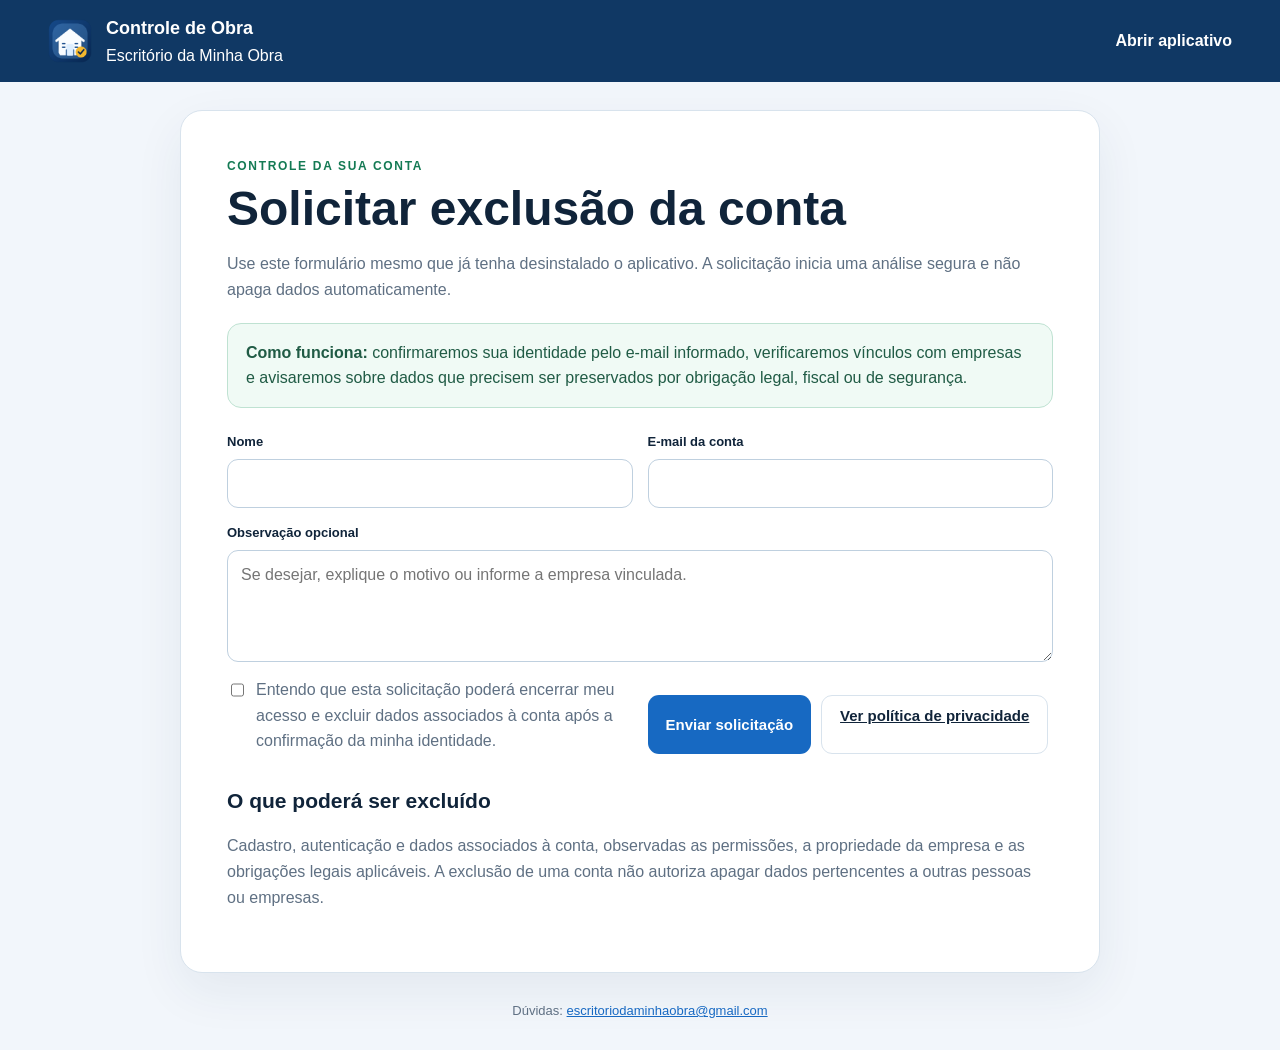
<file: exclusao-de-conta.html>
<!doctype html>
<html lang="pt-BR">
<head>
  <meta charset="utf-8">
  <meta name="viewport" content="width=device-width,initial-scale=1">
  <title>Solicitar exclusão da conta | Controle de Obra</title>
  <meta name="description" content="Solicite a exclusão da sua conta e dos dados associados no Controle de Obra.">
  <link rel="icon" href="public-assets/controle-de-obra-icon.png">
  <link rel="stylesheet" href="public-assets/legal-pages-v1.css">
</head>
<body>
  <header class="legal-top"><img src="public-assets/controle-de-obra-icon.png" alt=""><div><b>Controle de Obra</b><br><span>Escritório da Minha Obra</span></div><a href="/?app=1">Abrir aplicativo</a></header>
  <main class="legal-shell">
    <p class="legal-kicker">Controle da sua conta</p>
    <h1>Solicitar exclusão da conta</h1>
    <p>Use este formulário mesmo que já tenha desinstalado o aplicativo. A solicitação inicia uma análise segura e não apaga dados automaticamente.</p>
    <div class="legal-notice"><b>Como funciona:</b> confirmaremos sua identidade pelo e-mail informado, verificaremos vínculos com empresas e avisaremos sobre dados que precisem ser preservados por obrigação legal, fiscal ou de segurança.</div>
    <form id="accountDeletionPublicForm" class="legal-form">
      <div class="legal-field"><label for="deletionName">Nome</label><input id="deletionName" name="name" autocomplete="name" required maxlength="120"></div>
      <div class="legal-field"><label for="deletionEmail">E-mail da conta</label><input id="deletionEmail" name="email" type="email" autocomplete="email" required maxlength="180"></div>
      <div class="legal-field wide"><label for="deletionReason">Observação opcional</label><textarea id="deletionReason" name="reason" maxlength="800" placeholder="Se desejar, explique o motivo ou informe a empresa vinculada."></textarea></div>
      <div class="legal-honeypot" aria-hidden="true"><label>Não preencha<input name="website" tabindex="-1" autocomplete="off"></label></div>
      <label class="legal-check wide"><input name="confirm" type="checkbox" required><span>Entendo que esta solicitação poderá encerrar meu acesso e excluir dados associados à conta após a confirmação da minha identidade.</span></label>
      <div class="legal-actions wide"><button class="legal-button" type="submit">Enviar solicitação</button><a class="legal-button alt" href="/privacidade.html">Ver política de privacidade</a></div>
    </form>
    <div id="accountDeletionPublicStatus" class="legal-status" role="status" aria-live="polite"></div>
    <h2>O que poderá ser excluído</h2>
    <p>Cadastro, autenticação e dados associados à conta, observadas as permissões, a propriedade da empresa e as obrigações legais aplicáveis. A exclusão de uma conta não autoriza apagar dados pertencentes a outras pessoas ou empresas.</p>
  </main>
  <footer class="legal-footer">Dúvidas: <a href="mailto:escritoriodaminhaobra@gmail.com">escritoriodaminhaobra@gmail.com</a></footer>
  <script src="public-assets/meta-pixel-v1.js?v=20260907-registration-trial" defer></script>
  <script src="public-assets/account-deletion-public-v1.js" defer></script>
</body>
</html>
</file>
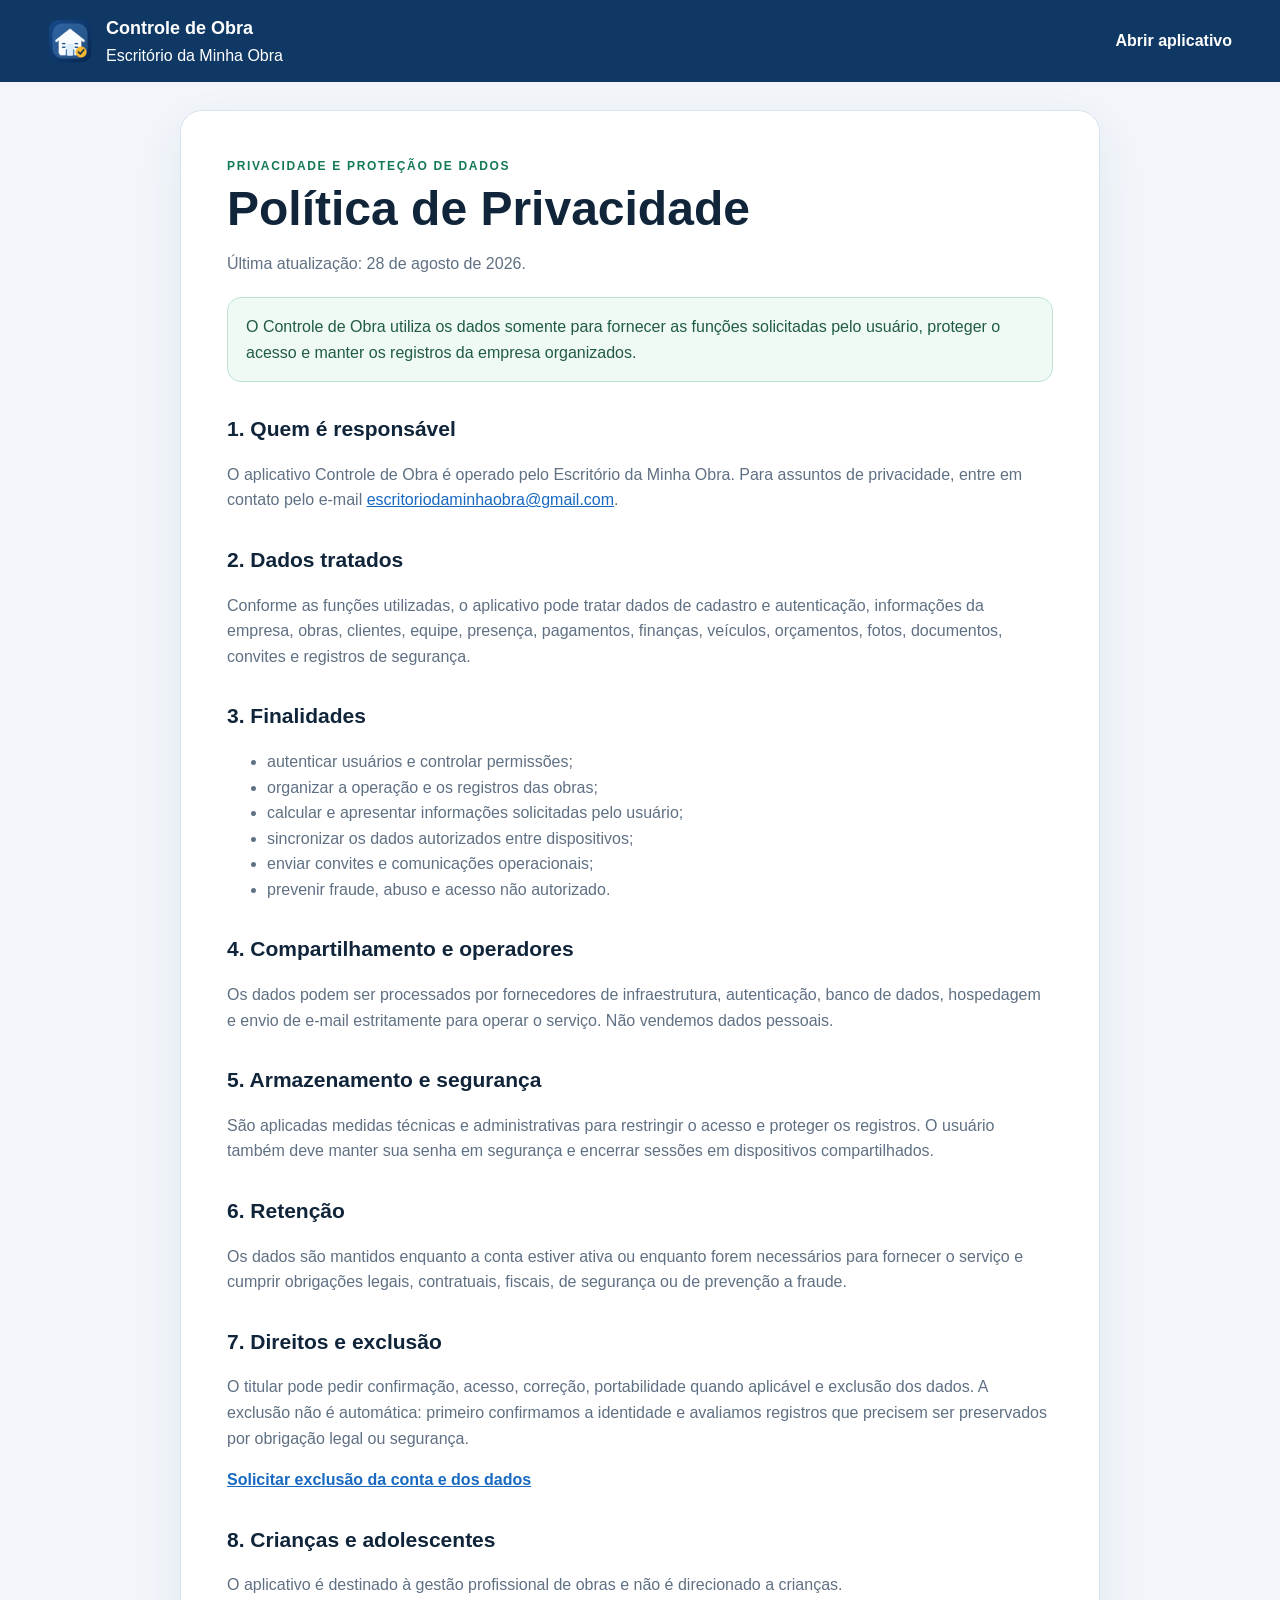
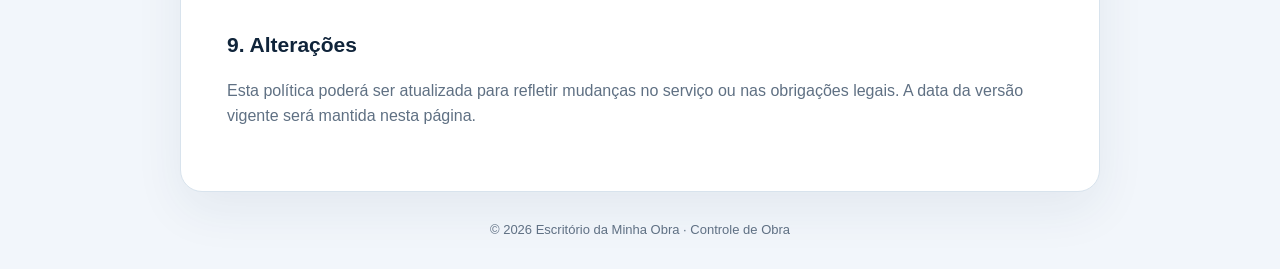
<file: privacidade.html>
<!doctype html>
<html lang="pt-BR">
<head>
  <meta charset="utf-8">
  <meta name="viewport" content="width=device-width,initial-scale=1">
  <title>Política de Privacidade | Controle de Obra</title>
  <meta name="description" content="Política de privacidade do aplicativo Controle de Obra.">
  <link rel="icon" href="public-assets/controle-de-obra-icon.png">
  <link rel="stylesheet" href="public-assets/legal-pages-v1.css">
</head>
<body>
  <header class="legal-top"><img src="public-assets/controle-de-obra-icon.png" alt=""><div><b>Controle de Obra</b><br><span>Escritório da Minha Obra</span></div><a href="/?app=1">Abrir aplicativo</a></header>
  <main class="legal-shell">
    <p class="legal-kicker">Privacidade e proteção de dados</p>
    <h1>Política de Privacidade</h1>
    <p>Última atualização: 28 de agosto de 2026.</p>
    <div class="legal-notice">O Controle de Obra utiliza os dados somente para fornecer as funções solicitadas pelo usuário, proteger o acesso e manter os registros da empresa organizados.</div>

    <h2>1. Quem é responsável</h2>
    <p>O aplicativo Controle de Obra é operado pelo Escritório da Minha Obra. Para assuntos de privacidade, entre em contato pelo e-mail <a href="mailto:escritoriodaminhaobra@gmail.com">escritoriodaminhaobra@gmail.com</a>.</p>

    <h2>2. Dados tratados</h2>
    <p>Conforme as funções utilizadas, o aplicativo pode tratar dados de cadastro e autenticação, informações da empresa, obras, clientes, equipe, presença, pagamentos, finanças, veículos, orçamentos, fotos, documentos, convites e registros de segurança.</p>

    <h2>3. Finalidades</h2>
    <ul>
      <li>autenticar usuários e controlar permissões;</li>
      <li>organizar a operação e os registros das obras;</li>
      <li>calcular e apresentar informações solicitadas pelo usuário;</li>
      <li>sincronizar os dados autorizados entre dispositivos;</li>
      <li>enviar convites e comunicações operacionais;</li>
      <li>prevenir fraude, abuso e acesso não autorizado.</li>
    </ul>

    <h2>4. Compartilhamento e operadores</h2>
    <p>Os dados podem ser processados por fornecedores de infraestrutura, autenticação, banco de dados, hospedagem e envio de e-mail estritamente para operar o serviço. Não vendemos dados pessoais.</p>

    <h2>5. Armazenamento e segurança</h2>
    <p>São aplicadas medidas técnicas e administrativas para restringir o acesso e proteger os registros. O usuário também deve manter sua senha em segurança e encerrar sessões em dispositivos compartilhados.</p>

    <h2>6. Retenção</h2>
    <p>Os dados são mantidos enquanto a conta estiver ativa ou enquanto forem necessários para fornecer o serviço e cumprir obrigações legais, contratuais, fiscais, de segurança ou de prevenção a fraude.</p>

    <h2>7. Direitos e exclusão</h2>
    <p>O titular pode pedir confirmação, acesso, correção, portabilidade quando aplicável e exclusão dos dados. A exclusão não é automática: primeiro confirmamos a identidade e avaliamos registros que precisem ser preservados por obrigação legal ou segurança.</p>
    <p><a href="/exclusao-de-conta.html"><b>Solicitar exclusão da conta e dos dados</b></a></p>

    <h2>8. Crianças e adolescentes</h2>
    <p>O aplicativo é destinado à gestão profissional de obras e não é direcionado a crianças.</p>

    <h2>9. Alterações</h2>
    <p>Esta política poderá ser atualizada para refletir mudanças no serviço ou nas obrigações legais. A data da versão vigente será mantida nesta página.</p>
  </main>
  <footer class="legal-footer">© 2026 Escritório da Minha Obra · Controle de Obra</footer>
  <script src="public-assets/meta-pixel-v1.js?v=20260907-registration-trial" defer></script>
</body>
</html>
</file>
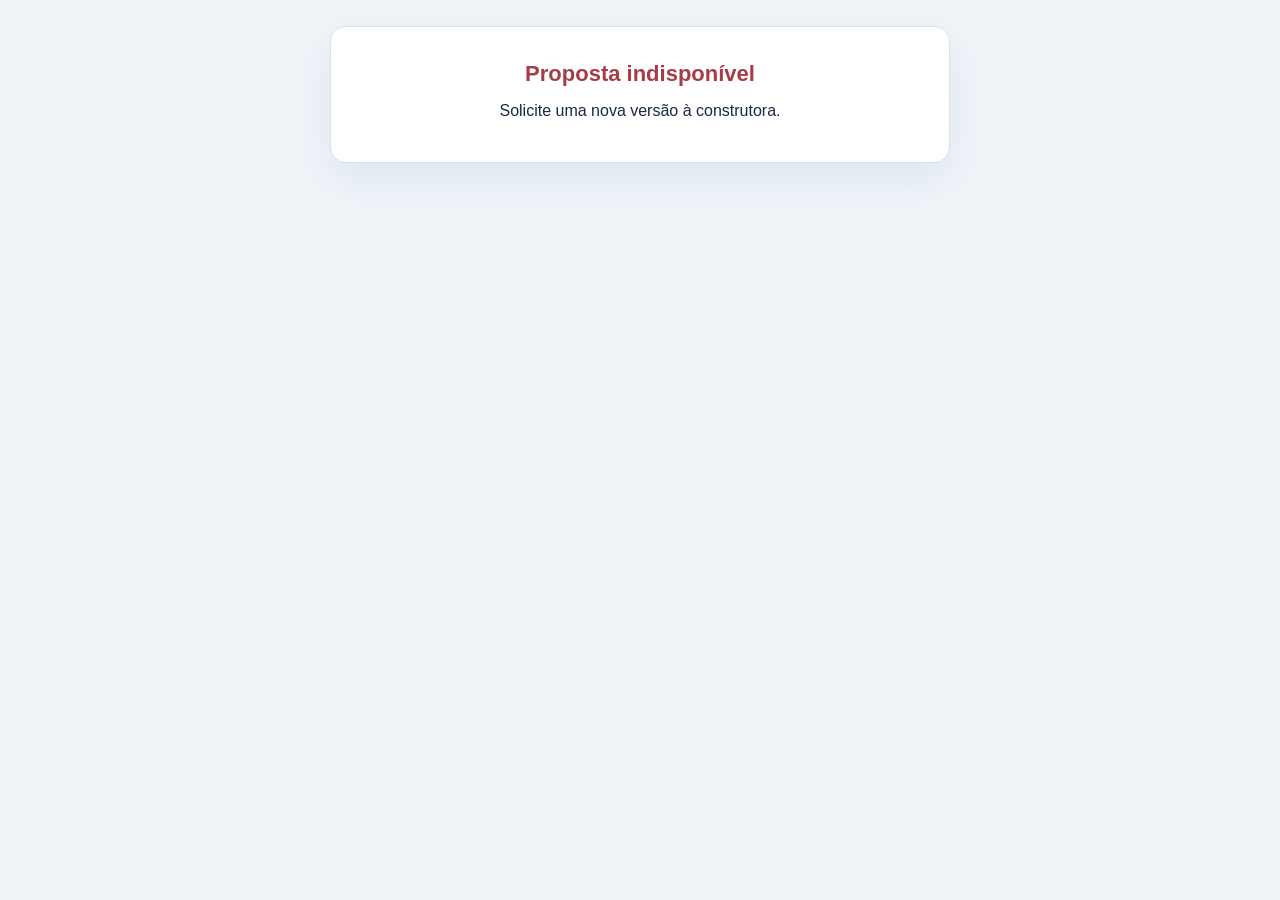
<file: proposta.html>
<!doctype html>
<html lang="pt-BR">
<head>
  <meta charset="utf-8">
  <meta name="viewport" content="width=device-width, initial-scale=1">
  <meta name="robots" content="noindex, nofollow, noarchive">
  <meta name="referrer" content="no-referrer">
  <title>Proposta de obra</title>
  <link rel="icon" type="image/svg+xml" href="public-assets/controle-de-obra-icone-v1.svg">
</head>
<body>
  <main id="proposalApp" aria-live="polite"><p>Carregando proposta…</p></main>
  <script src="public-assets/orcamento-publico-v1.js"></script>
  <script src="public-assets/meta-pixel-v1.js?v=20260907-registration-trial" defer></script>
</body>
</html>
</file>
<file: public-assets/legal-pages-v1.css>
:root{color-scheme:light;--navy:#103864;--blue:#1769c2;--green:#147a54;--ink:#10243a;--muted:#5f7083;--line:#d8e3ed;--soft:#f2f6fb;--white:#fff}
*{box-sizing:border-box}
html{background:var(--soft)}
body{margin:0;color:var(--ink);background:var(--soft);font:16px/1.6 Arial,sans-serif}
a{color:var(--blue)}
.legal-top{display:flex;align-items:center;gap:14px;min-height:72px;padding:14px clamp(18px,4vw,48px);background:var(--navy);color:#fff}
.legal-top img{width:44px;height:44px;border-radius:10px}
.legal-top b{font-size:18px}
.legal-top a{margin-left:auto;color:#fff;font-weight:700;text-decoration:none}
.legal-shell{width:min(920px,calc(100% - 28px));margin:28px auto;padding:clamp(22px,4vw,46px);border:1px solid var(--line);border-radius:22px;background:var(--white);box-shadow:0 18px 50px #16365512}
.legal-kicker{margin:0;color:var(--green);font-size:12px;font-weight:900;letter-spacing:.14em;text-transform:uppercase}
h1{margin:6px 0 10px;font-size:clamp(30px,5vw,48px);line-height:1.1}
h2{margin:30px 0 8px;font-size:21px}
p,li{color:var(--muted)}
.legal-notice{margin:20px 0;padding:16px 18px;border:1px solid #bfe2d2;border-radius:14px;background:#f0faf5;color:#205b45}
.legal-form{display:grid;grid-template-columns:repeat(2,minmax(0,1fr));gap:15px;margin-top:24px}
.legal-field{display:grid;gap:6px}
.legal-field.wide{grid-column:1/-1}
.legal-field label{font-size:13px;font-weight:800}
.legal-field input,.legal-field textarea{width:100%;min-height:48px;padding:11px 13px;border:1px solid #bfd0df;border-radius:11px;background:#fff;color:var(--ink);font:inherit}
.legal-field textarea{min-height:112px;resize:vertical}
.legal-check{display:flex;align-items:flex-start;gap:9px;color:var(--muted)}
.legal-check input{width:20px;height:20px;margin-top:3px}
.legal-actions{display:flex;flex-wrap:wrap;gap:10px;margin-top:18px}
.legal-button{min-height:48px;padding:11px 18px;border:0;border-radius:11px;background:var(--blue);color:#fff;font:700 15px Arial,sans-serif;cursor:pointer}
.legal-button.alt{border:1px solid var(--line);background:#fff;color:var(--ink)}
.legal-status{display:none;margin-top:16px;padding:13px 15px;border-radius:11px;background:#edf6ff;color:#174f84}
.legal-status.show{display:block}
.legal-status.error{background:#fff0f0;color:#9a2d35}
.legal-honeypot{position:absolute;left:-10000px;width:1px;height:1px;overflow:hidden}
.legal-footer{padding:0 18px 28px;color:var(--muted);font-size:13px;text-align:center}
@media(max-width:680px){.legal-top{min-height:60px;padding:10px 14px}.legal-top span{display:none}.legal-shell{margin:14px auto;padding:20px;border-radius:16px}.legal-form{grid-template-columns:1fr}.legal-field.wide{grid-column:1}.legal-actions{display:grid}.legal-button{width:100%}}
</file>
